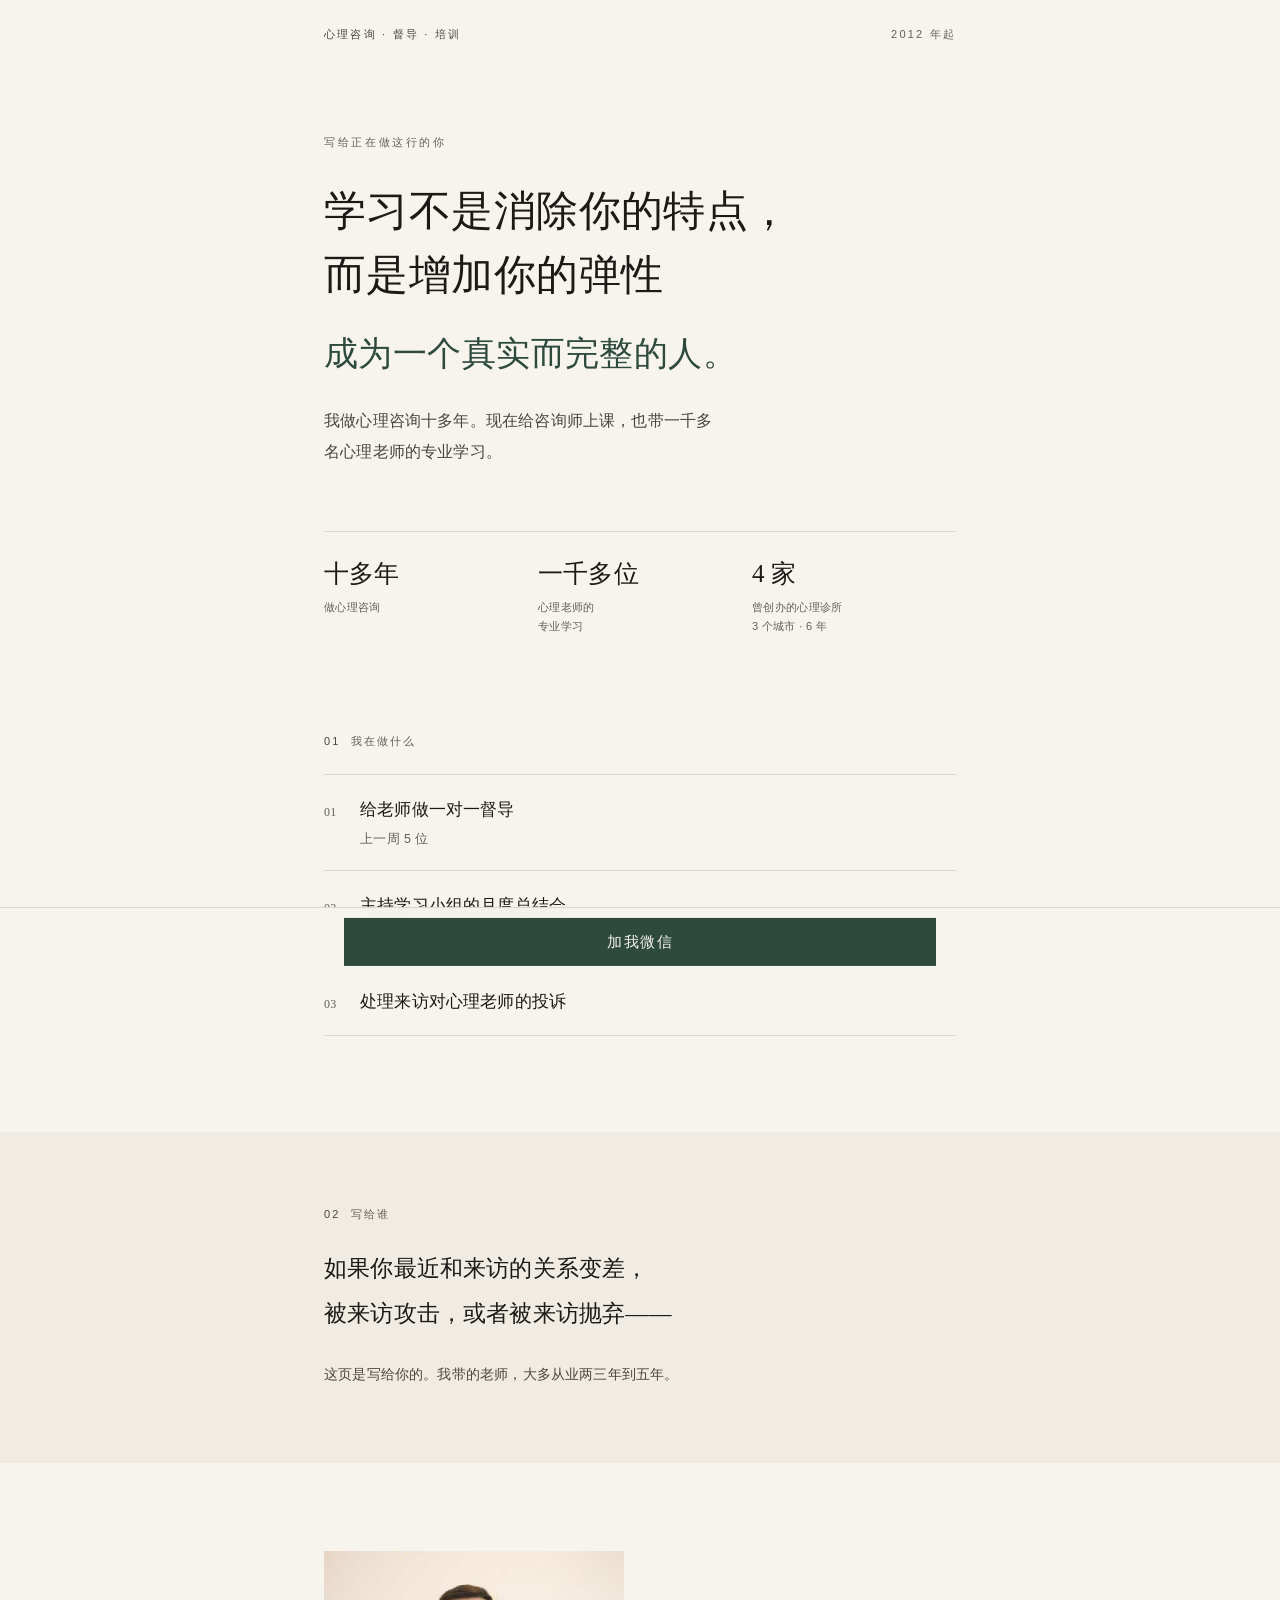
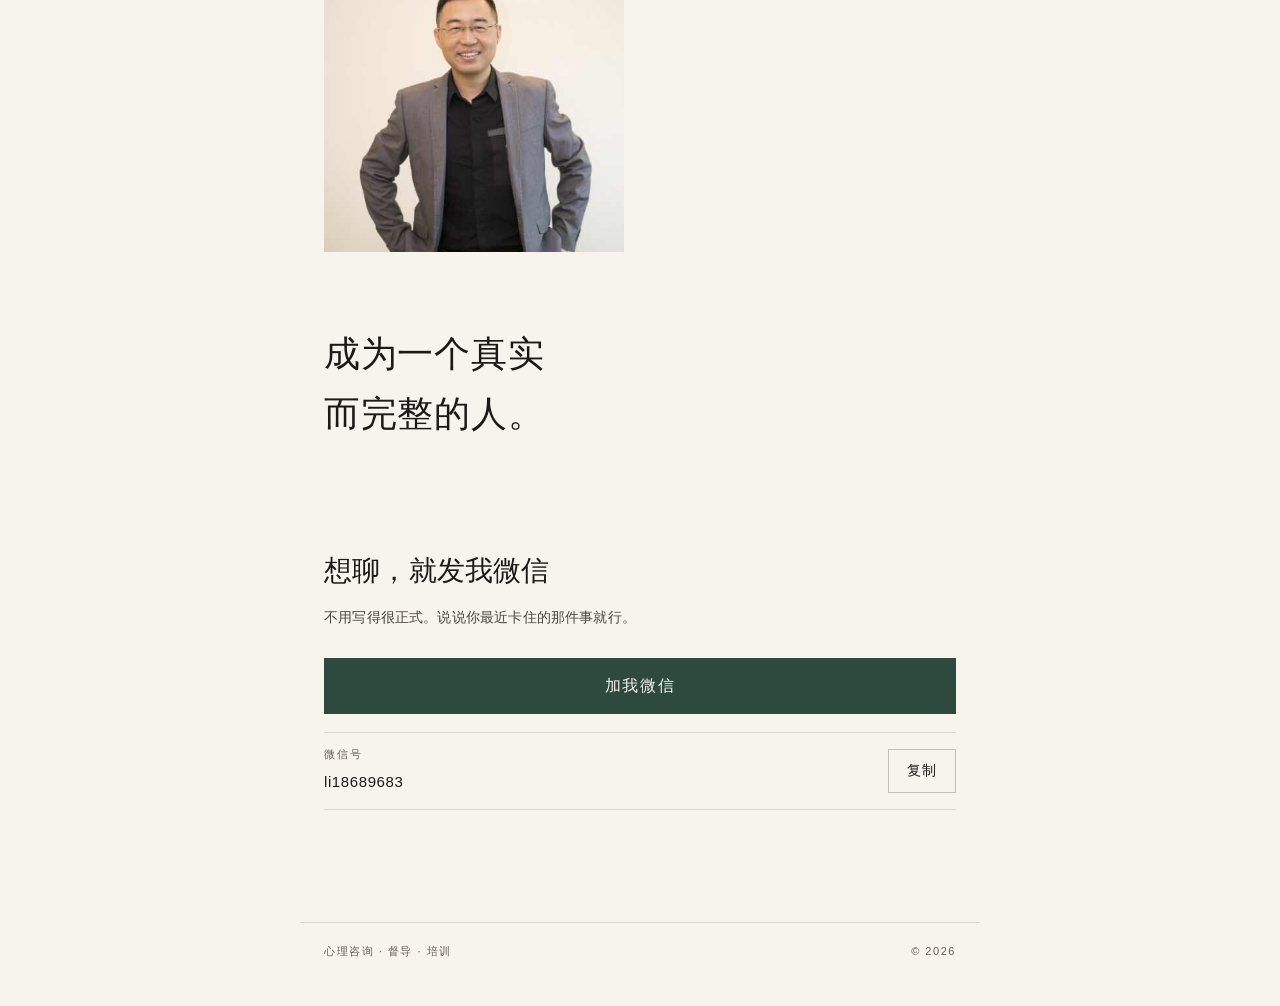
<file: index.html>
<!DOCTYPE html>
<html lang="zh-CN">
<head>
<meta charset="utf-8">
<meta name="viewport" content="width=device-width, initial-scale=1, viewport-fit=cover">
<title>心理咨询 · 督导 · 培训</title>
<meta name="description" content="学习不是消除你的特点，而是增加你的弹性。做心理咨询十多年，给咨询师上课，也带一千多名心理老师的专业学习。">
<meta name="theme-color" content="#F7F4EE">
<meta property="og:type" content="website">
<meta property="og:title" content="心理咨询 · 督导 · 培训">
<meta property="og:description" content="学习不是消除你的特点，而是增加你的弹性。">
<meta property="og:image" content="assets/portrait.jpg">
<link rel="stylesheet" href="styles.css">
</head>
<body>

<header class="site">
  <div class="wrap">
    <span class="role">心理咨询 · 督导 · 培训</span>
    <span class="since">2012 年起</span>
  </div>
</header>

<main>
  <section class="hero">
    <div class="wrap">
      <p class="eyebrow">写给正在做这行的你</p>
      <h1>
        学习不是消除你的特点，<br>而是增加你的弹性
        <span class="tail">成为一个真实而完整的人。</span>
      </h1>
      <p class="lede">我做心理咨询十多年。现在给咨询师上课，也带一千多名心理老师的专业学习。</p>
    </div>
  </section>

  <section class="wrap">
    <div class="stats">
      <div class="stat"><b>十多年</b><i>做心理咨询</i></div>
      <div class="stat"><b>一千多位</b><i>心理老师的<br>专业学习</i></div>
      <div class="stat"><b>4 家</b><i>曾创办的心理诊所<br>3 个城市 · 6 年</i></div>
    </div>
  </section>

  <section class="sec wrap">
    <p class="label"><b>01</b>我在做什么</p>
    <ul class="list">
      <li>
        <span class="n">01</span>
        <span class="t">给老师做一对一督导<span class="note">上一周 5 位</span></span>
      </li>
      <li>
        <span class="n">02</span>
        <span class="t">主持学习小组的月度总结会<span class="note">小组 10 人</span></span>
      </li>
      <li>
        <span class="n">03</span>
        <span class="t">处理来访对心理老师的投诉</span>
      </li>
    </ul>
  </section>

  <section class="band">
    <div class="wrap">
      <p class="label"><b>02</b>写给谁</p>
      <p class="big">如果你最近和来访的关系变差，<br>被来访攻击，或者被来访抛弃——</p>
      <p class="small">这页是写给你的。我带的老师，大多从业两三年到五年。</p>
    </div>
  </section>

  <section class="figure wrap">
    <img src="assets/portrait.jpg" width="460" height="461" alt="个人照片" loading="lazy" decoding="async">
  </section>

  <section class="line wrap">
    <p>成为一个真实<br>而完整的人。</p>
  </section>

  <section class="cta wrap">
    <h2>想聊，就发我微信</h2>
    <p>不用写得很正式。说说你最近卡住的那件事就行。</p>
    <a class="btn" href="#wechat">加我微信</a>
    <div class="wx" id="wechat">
      <span class="id"><span>微信号</span>li18689683</span>
      <button type="button" id="copy">复制</button>
    </div>
  </section>
</main>

<footer>
  <div class="wrap">
    <span>心理咨询 · 督导 · 培训</span>
    <span>© 2026</span>
  </div>
</footer>

<div class="bar" id="bar">
  <a class="btn" href="#wechat">加我微信</a>
</div>

<div class="toast" id="toast" role="status" aria-live="polite">已复制</div>

<script src="script.js"></script>
</body>
</html>
</file>
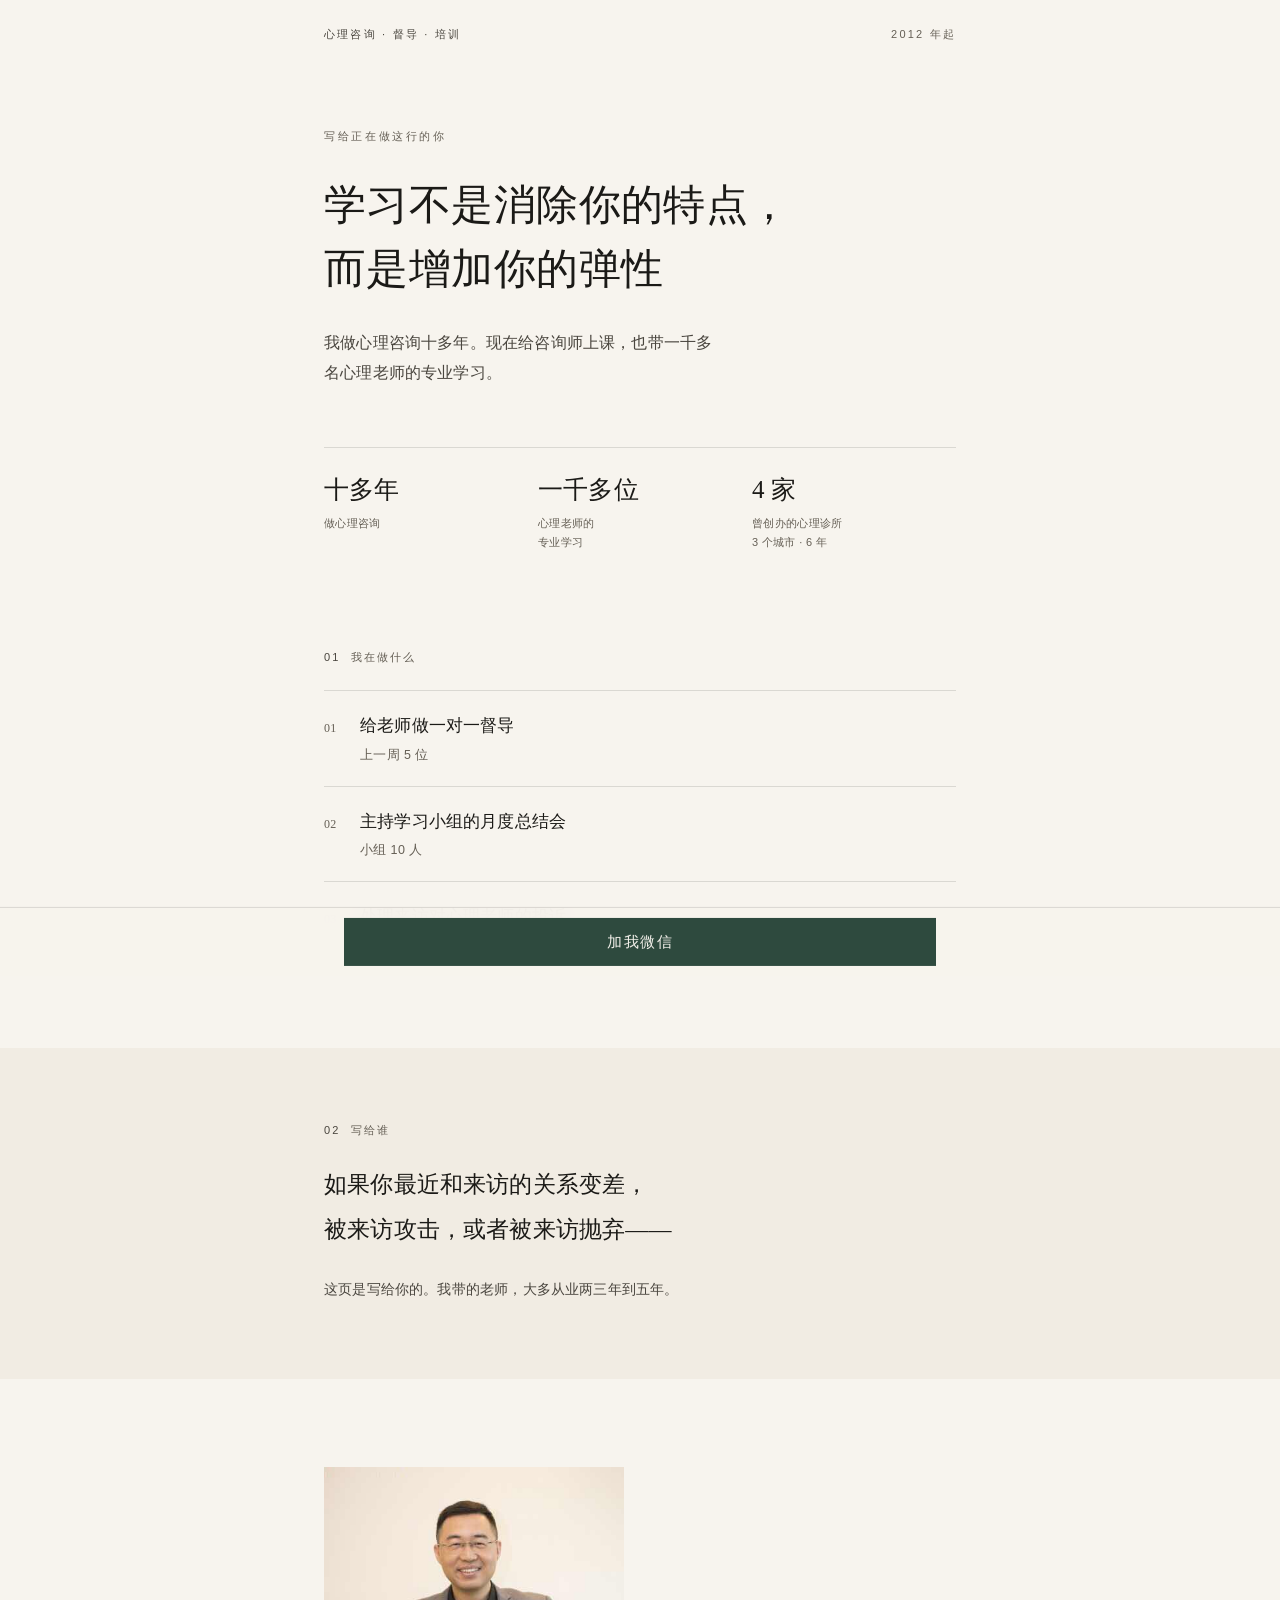
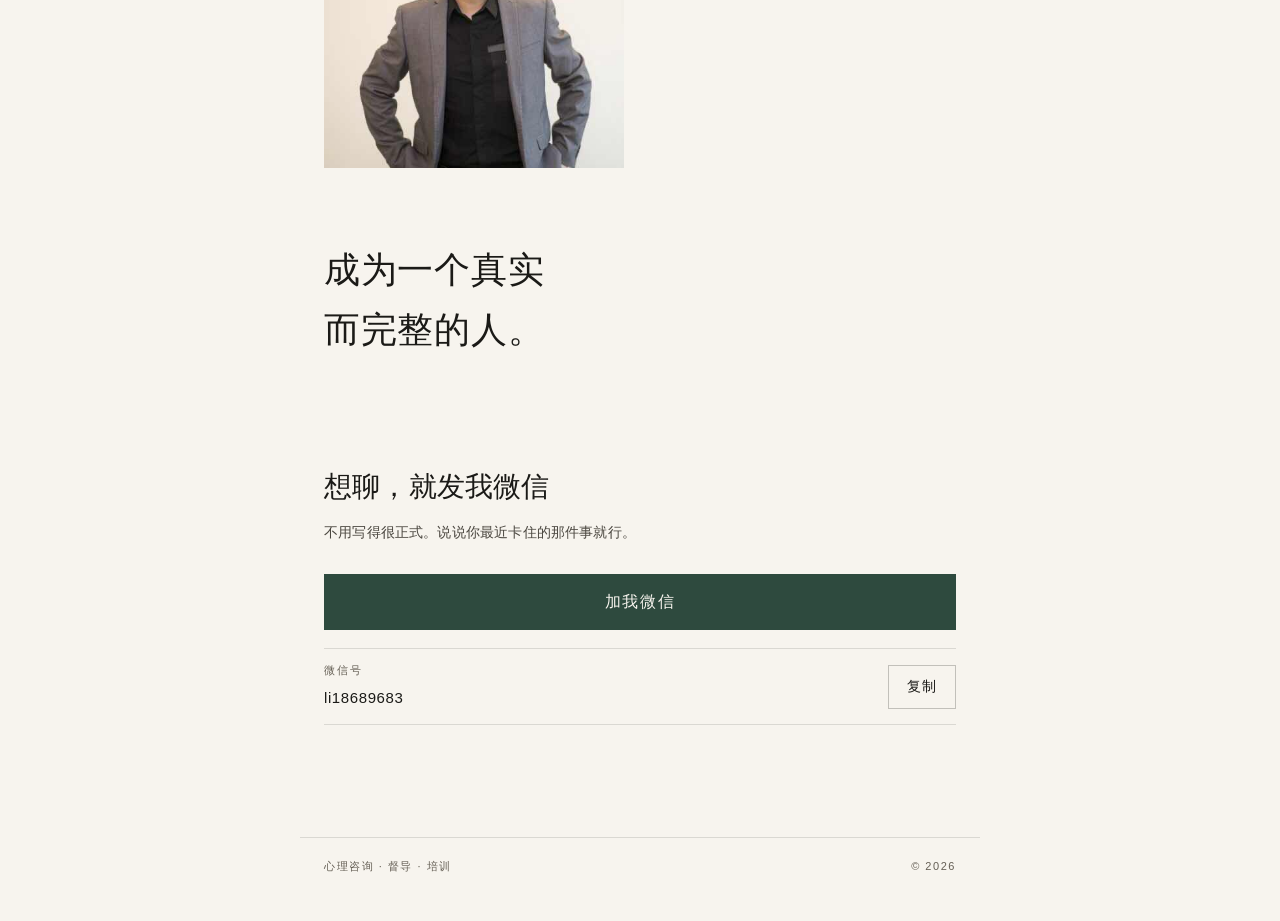
<file: site/index.html>
<!DOCTYPE html>
<html lang="zh-CN">
<head>
<meta charset="utf-8">
<meta name="viewport" content="width=device-width, initial-scale=1, viewport-fit=cover">
<title>心理咨询 · 督导 · 培训</title>
<meta name="description" content="学习不是消除你的特点，而是增加你的弹性。做心理咨询十多年，给咨询师上课，也带一千多名心理老师的专业学习。">
<meta name="theme-color" content="#F7F4EE">
<meta property="og:type" content="website">
<meta property="og:title" content="心理咨询 · 督导 · 培训">
<meta property="og:description" content="学习不是消除你的特点，而是增加你的弹性。">
<meta property="og:image" content="assets/portrait.jpg">
<link rel="stylesheet" href="styles.css">
</head>
<body>

<header class="site">
  <div class="wrap">
    <span class="role">心理咨询 · 督导 · 培训</span>
    <span class="since">2012 年起</span>
  </div>
</header>

<main>
  <section class="hero">
    <div class="wrap">
      <p class="eyebrow">写给正在做这行的你</p>
      <h1>学习不是消除你的特点，<br>而是增加你的弹性</h1>
      <p class="lede">我做心理咨询十多年。现在给咨询师上课，也带一千多名心理老师的专业学习。</p>
    </div>
  </section>

  <section class="wrap">
    <div class="stats">
      <div class="stat"><b>十多年</b><i>做心理咨询</i></div>
      <div class="stat"><b>一千多位</b><i>心理老师的<br>专业学习</i></div>
      <div class="stat"><b>4 家</b><i>曾创办的心理诊所<br>3 个城市 · 6 年</i></div>
    </div>
  </section>

  <section class="sec wrap">
    <p class="label"><b>01</b>我在做什么</p>
    <ul class="list">
      <li>
        <span class="n">01</span>
        <span class="t">给老师做一对一督导<span class="note">上一周 5 位</span></span>
      </li>
      <li>
        <span class="n">02</span>
        <span class="t">主持学习小组的月度总结会<span class="note">小组 10 人</span></span>
      </li>
      <li>
        <span class="n">03</span>
        <span class="t">处理来访对心理老师的投诉</span>
      </li>
    </ul>
  </section>

  <section class="band">
    <div class="wrap">
      <p class="label"><b>02</b>写给谁</p>
      <p class="big">如果你最近和来访的关系变差，<br>被来访攻击，或者被来访抛弃——</p>
      <p class="small">这页是写给你的。我带的老师，大多从业两三年到五年。</p>
    </div>
  </section>

  <section class="figure wrap">
    <img src="assets/portrait.jpg" width="460" height="461" alt="个人照片" loading="lazy" decoding="async">
  </section>

  <section class="line wrap">
    <p>成为一个真实<br>而完整的人。</p>
  </section>

  <section class="cta wrap">
    <h2>想聊，就发我微信</h2>
    <p>不用写得很正式。说说你最近卡住的那件事就行。</p>
    <a class="btn" href="#wechat">加我微信</a>
    <div class="wx" id="wechat">
      <span class="id"><span>微信号</span>li18689683</span>
      <button type="button" id="copy">复制</button>
    </div>
  </section>
</main>

<footer>
  <div class="wrap">
    <span>心理咨询 · 督导 · 培训</span>
    <span>© 2026</span>
  </div>
</footer>

<div class="bar" id="bar">
  <a class="btn" href="#wechat">加我微信</a>
</div>

<div class="toast" id="toast" role="status" aria-live="polite">已复制</div>

<script src="script.js"></script>
</body>
</html>
</file>
<file: styles.css>
:root{
  --paper:#F7F4EE;
  --dim:#F1ECE3;
  --ink:#1B1A17;
  --ink-2:#4A463F;
  --muted:#655F55;
  --line:rgba(27,26,23,.13);
  --accent:#2E4A3E;
  --serif:"Songti SC","Noto Serif SC","Source Han Serif SC",Georgia,serif;
  --sans:-apple-system,BlinkMacSystemFont,"PingFang SC","Hiragino Sans GB","Microsoft YaHei",sans-serif;
}

*,*::before,*::after{box-sizing:border-box}
html{-webkit-text-size-adjust:100%;scroll-behavior:smooth}
body{
  margin:0;background:var(--paper);color:var(--ink);
  font:400 17px/1.9 var(--sans);letter-spacing:.01em;
  -webkit-font-smoothing:antialiased;text-rendering:optimizeLegibility;
  text-wrap:pretty;
}
img{max-width:100%;height:auto}
a{-webkit-tap-highlight-color:transparent}

.wrap{max-width:640px;margin:0 auto;padding:0 24px}

/* 顶部 */
.site{padding:26px 0 0}
.site .wrap{display:flex;justify-content:space-between;align-items:baseline;gap:16px}
.role,.since{font-size:11px;letter-spacing:.2em;line-height:1.6}
.role{color:var(--ink-2)}
.since{color:var(--muted)}

/* 首屏 */
.hero{padding:62px 0 52px}
.eyebrow{margin:0 0 28px;font-size:11px;letter-spacing:.24em;color:var(--muted)}
h1{
  margin:0;font-family:var(--serif);font-weight:400;
  font-size:clamp(23px,7.4vw,40px);line-height:1.52;letter-spacing:.01em;
}
h1 .tail{
  display:block;margin-top:.55em;color:var(--accent);
  font-size:.8em;line-height:1.6;
}
.lede{margin:26px 0 0;font-size:15.5px;line-height:1.95;color:var(--ink-2);max-width:26em}

/* 事实条 */
.stats{
  display:grid;grid-template-columns:repeat(3,1fr);gap:6px 10px;
  padding:26px 0 0;border-top:1px solid var(--line);
}
.stat b{display:block;font-family:var(--serif);font-weight:400;font-size:clamp(19px,5.2vw,25px);line-height:1.25}
.stat i{display:block;margin-top:9px;font-style:normal;font-size:11px;line-height:1.7;color:var(--muted);letter-spacing:.03em}

/* 区块标签 */
.sec{padding-top:76px}
.label{margin:0 0 22px;display:flex;gap:10px;font-size:11px;letter-spacing:.2em;color:var(--muted)}
.label b{font-weight:400;color:var(--ink-2)}

/* 三件事 */
.list{list-style:none;margin:0;padding:0}
.list li{display:grid;grid-template-columns:26px 1fr;gap:10px;padding:19px 0;border-top:1px solid var(--line)}
.list li:last-child{border-bottom:1px solid var(--line)}
.list .n{padding-top:7px;font-family:var(--serif);font-size:12px;color:var(--muted)}
.list .t{font-size:16.5px;line-height:1.85}
.list .note{display:block;margin-top:3px;font-size:12.5px;color:var(--muted);letter-spacing:.03em}

/* 写给谁 */
.band{margin-top:76px;padding:56px 0 60px;background:var(--dim)}
.band .big{
  margin:0 0 2px;font-family:var(--serif);font-weight:400;
  font-size:clamp(19px,5.2vw,23px);line-height:1.95;
}
.band .small{margin:24px 0 0;font-size:14px;line-height:1.9;color:var(--ink-2)}

/* 照片 */
.figure{padding-top:72px}
.figure img{display:block;width:100%;max-width:300px;filter:contrast(1.02)}

/* 一句话 */
.line{padding-top:60px;padding-bottom:88px}
.line p{
  margin:0;font-family:var(--serif);font-weight:400;
  font-size:clamp(27px,7.4vw,36px);line-height:1.68;letter-spacing:.02em;
}

/* 行动 */
.cta{padding-bottom:96px}
.cta h2{margin:0 0 10px;font-family:var(--serif);font-weight:400;font-size:clamp(22px,5.6vw,28px);line-height:1.6}
.cta p{margin:0 0 28px;font-size:14px;line-height:1.9;color:var(--ink-2)}

.btn{
  display:flex;align-items:center;justify-content:center;
  width:100%;min-height:56px;padding:0 20px;
  background:var(--accent);color:var(--paper);text-decoration:none;
  font-size:16px;letter-spacing:.1em;
  transition:opacity .18s ease;
}
.btn:active{opacity:.85}

.wx{display:flex;align-items:center;gap:12px;margin-top:18px;padding:12px 0;border-top:1px solid var(--line);border-bottom:1px solid var(--line)}
.wx .id{flex:1;font-size:15px;letter-spacing:.04em}
.wx .id span{display:block;margin-bottom:3px;font-size:10.5px;letter-spacing:.18em;color:var(--muted)}
.wx button{
  flex:none;min-height:44px;padding:0 18px;
  background:transparent;color:var(--ink);
  border:1px solid rgba(27,26,23,.24);
  font:400 13.5px/1 var(--sans);letter-spacing:.08em;
  border-radius:0;cursor:pointer;
}
.wx button:active{background:rgba(27,26,23,.05)}

/* 页脚 */
footer{padding:0 0 44px}
footer .wrap{display:flex;justify-content:space-between;gap:16px;padding-top:18px;border-top:1px solid var(--line)}
footer span{font-size:11px;letter-spacing:.14em;color:var(--muted)}

/* 底部浮条 */
.bar{
  position:fixed;left:0;right:0;bottom:0;z-index:20;
  padding:10px 24px calc(10px + env(safe-area-inset-bottom));
  background:rgba(247,244,238,.95);
  backdrop-filter:saturate(140%) blur(10px);
  -webkit-backdrop-filter:saturate(140%) blur(10px);
  border-top:1px solid var(--line);
  transform:translateY(110%);transition:transform .26s ease;
}
.bar.on{transform:translateY(0)}
.bar .btn{min-height:48px;font-size:15px;max-width:592px;margin:0 auto}

/* 提示 */
.toast{
  position:fixed;left:50%;bottom:92px;z-index:40;
  padding:9px 17px;border-radius:999px;
  background:rgba(27,26,23,.92);color:#fff;
  font-size:13px;letter-spacing:.06em;
  opacity:0;transform:translate(-50%,12px);pointer-events:none;
  transition:opacity .2s ease,transform .2s ease;
}
.toast.on{opacity:1;transform:translate(-50%,0)}

@media (max-width:340px){
  .stat i{font-size:10.5px;letter-spacing:0}
  .wrap{padding:0 20px}
}

@media (min-width:768px){
  body{font-size:18px}
  .wrap{max-width:680px}
  h1{font-size:42px}
  .hero{padding:88px 0 64px}
  .sec{padding-top:96px}
  .band{margin-top:96px;padding:72px 0 76px}
  .figure{padding-top:88px}
  .line{padding-top:72px;padding-bottom:104px}
  .cta{padding-bottom:112px}
}

@media (prefers-reduced-motion:reduce){
  *{transition:none!important;animation:none!important}
  html{scroll-behavior:auto}
}
</file>
<file: site/styles.css>
:root{
  --paper:#F7F4EE;
  --dim:#F1ECE3;
  --ink:#1B1A17;
  --ink-2:#4A463F;
  --muted:#655F55;
  --line:rgba(27,26,23,.13);
  --accent:#2E4A3E;
  --serif:"Songti SC","Noto Serif SC","Source Han Serif SC",Georgia,serif;
  --sans:-apple-system,BlinkMacSystemFont,"PingFang SC","Hiragino Sans GB","Microsoft YaHei",sans-serif;
}

*,*::before,*::after{box-sizing:border-box}
html{-webkit-text-size-adjust:100%;scroll-behavior:smooth}
body{
  margin:0;background:var(--paper);color:var(--ink);
  font:400 17px/1.9 var(--sans);letter-spacing:.01em;
  -webkit-font-smoothing:antialiased;text-rendering:optimizeLegibility;
  text-wrap:pretty;
}
img{max-width:100%;height:auto}
a{-webkit-tap-highlight-color:transparent}

.wrap{max-width:640px;margin:0 auto;padding:0 24px}

/* 顶部 */
.site{padding:26px 0 0}
.site .wrap{display:flex;justify-content:space-between;align-items:baseline;gap:16px}
.role,.since{font-size:11px;letter-spacing:.2em;line-height:1.6}
.role{color:var(--ink-2)}
.since{color:var(--muted)}

/* 首屏 */
.hero{padding:56px 0 48px}
.eyebrow{margin:0 0 28px;font-size:11px;letter-spacing:.24em;color:var(--muted)}
h1{
  margin:0;font-family:var(--serif);font-weight:400;
  font-size:clamp(23px,7.4vw,40px);line-height:1.52;letter-spacing:.01em;
}
.lede{margin:26px 0 0;font-size:15.5px;line-height:1.95;color:var(--ink-2);max-width:26em}

/* 事实条 */
.stats{
  display:grid;grid-template-columns:repeat(3,1fr);gap:6px 10px;
  padding:26px 0 0;border-top:1px solid var(--line);
}
.stat b{display:block;font-family:var(--serif);font-weight:400;font-size:clamp(19px,5.2vw,25px);line-height:1.25}
.stat i{display:block;margin-top:9px;font-style:normal;font-size:11px;line-height:1.7;color:var(--muted);letter-spacing:.03em}

/* 区块标签 */
.sec{padding-top:76px}
.label{margin:0 0 22px;display:flex;gap:10px;font-size:11px;letter-spacing:.2em;color:var(--muted)}
.label b{font-weight:400;color:var(--ink-2)}

/* 三件事 */
.list{list-style:none;margin:0;padding:0}
.list li{display:grid;grid-template-columns:26px 1fr;gap:10px;padding:19px 0;border-top:1px solid var(--line)}
.list li:last-child{border-bottom:1px solid var(--line)}
.list .n{padding-top:7px;font-family:var(--serif);font-size:12px;color:var(--muted)}
.list .t{font-size:16.5px;line-height:1.85}
.list .note{display:block;margin-top:3px;font-size:12.5px;color:var(--muted);letter-spacing:.03em}

/* 写给谁 */
.band{margin-top:76px;padding:56px 0 60px;background:var(--dim)}
.band .big{
  margin:0 0 2px;font-family:var(--serif);font-weight:400;
  font-size:clamp(19px,5.2vw,23px);line-height:1.95;
}
.band .small{margin:24px 0 0;font-size:14px;line-height:1.9;color:var(--ink-2)}

/* 照片 */
.figure{padding-top:72px}
.figure img{display:block;width:100%;max-width:300px;filter:contrast(1.02)}

/* 一句话 */
.line{padding-top:60px;padding-bottom:88px}
.line p{
  margin:0;font-family:var(--serif);font-weight:400;
  font-size:clamp(27px,7.4vw,36px);line-height:1.68;letter-spacing:.02em;
}

/* 行动 */
.cta{padding-bottom:96px}
.cta h2{margin:0 0 10px;font-family:var(--serif);font-weight:400;font-size:clamp(22px,5.6vw,28px);line-height:1.6}
.cta p{margin:0 0 28px;font-size:14px;line-height:1.9;color:var(--ink-2)}

.btn{
  display:flex;align-items:center;justify-content:center;
  width:100%;min-height:56px;padding:0 20px;
  background:var(--accent);color:var(--paper);text-decoration:none;
  font-size:16px;letter-spacing:.1em;
  transition:opacity .18s ease;
}
.btn:active{opacity:.85}

.wx{display:flex;align-items:center;gap:12px;margin-top:18px;padding:12px 0;border-top:1px solid var(--line);border-bottom:1px solid var(--line)}
.wx .id{flex:1;font-size:15px;letter-spacing:.04em}
.wx .id span{display:block;margin-bottom:3px;font-size:10.5px;letter-spacing:.18em;color:var(--muted)}
.wx button{
  flex:none;min-height:44px;padding:0 18px;
  background:transparent;color:var(--ink);
  border:1px solid rgba(27,26,23,.24);
  font:400 13.5px/1 var(--sans);letter-spacing:.08em;
  border-radius:0;cursor:pointer;
}
.wx button:active{background:rgba(27,26,23,.05)}

/* 页脚 */
footer{padding:0 0 44px}
footer .wrap{display:flex;justify-content:space-between;gap:16px;padding-top:18px;border-top:1px solid var(--line)}
footer span{font-size:11px;letter-spacing:.14em;color:var(--muted)}

/* 底部浮条 */
.bar{
  position:fixed;left:0;right:0;bottom:0;z-index:20;
  padding:10px 24px calc(10px + env(safe-area-inset-bottom));
  background:rgba(247,244,238,.95);
  backdrop-filter:saturate(140%) blur(10px);
  -webkit-backdrop-filter:saturate(140%) blur(10px);
  border-top:1px solid var(--line);
  transform:translateY(110%);transition:transform .26s ease;
}
.bar.on{transform:translateY(0)}
.bar .btn{min-height:48px;font-size:15px;max-width:592px;margin:0 auto}

/* 提示 */
.toast{
  position:fixed;left:50%;bottom:92px;z-index:40;
  padding:9px 17px;border-radius:999px;
  background:rgba(27,26,23,.92);color:#fff;
  font-size:13px;letter-spacing:.06em;
  opacity:0;transform:translate(-50%,12px);pointer-events:none;
  transition:opacity .2s ease,transform .2s ease;
}
.toast.on{opacity:1;transform:translate(-50%,0)}

@media (max-width:340px){
  .stat i{font-size:10.5px;letter-spacing:0}
  .wrap{padding:0 20px}
}

@media (min-width:768px){
  body{font-size:18px}
  .wrap{max-width:680px}
  h1{font-size:42px}
  .hero{padding:82px 0 58px}
  .sec{padding-top:96px}
  .band{margin-top:96px;padding:72px 0 76px}
  .figure{padding-top:88px}
  .line{padding-top:72px;padding-bottom:104px}
  .cta{padding-bottom:112px}
}

@media (prefers-reduced-motion:reduce){
  *{transition:none!important;animation:none!important}
  html{scroll-behavior:auto}
}
</file>
